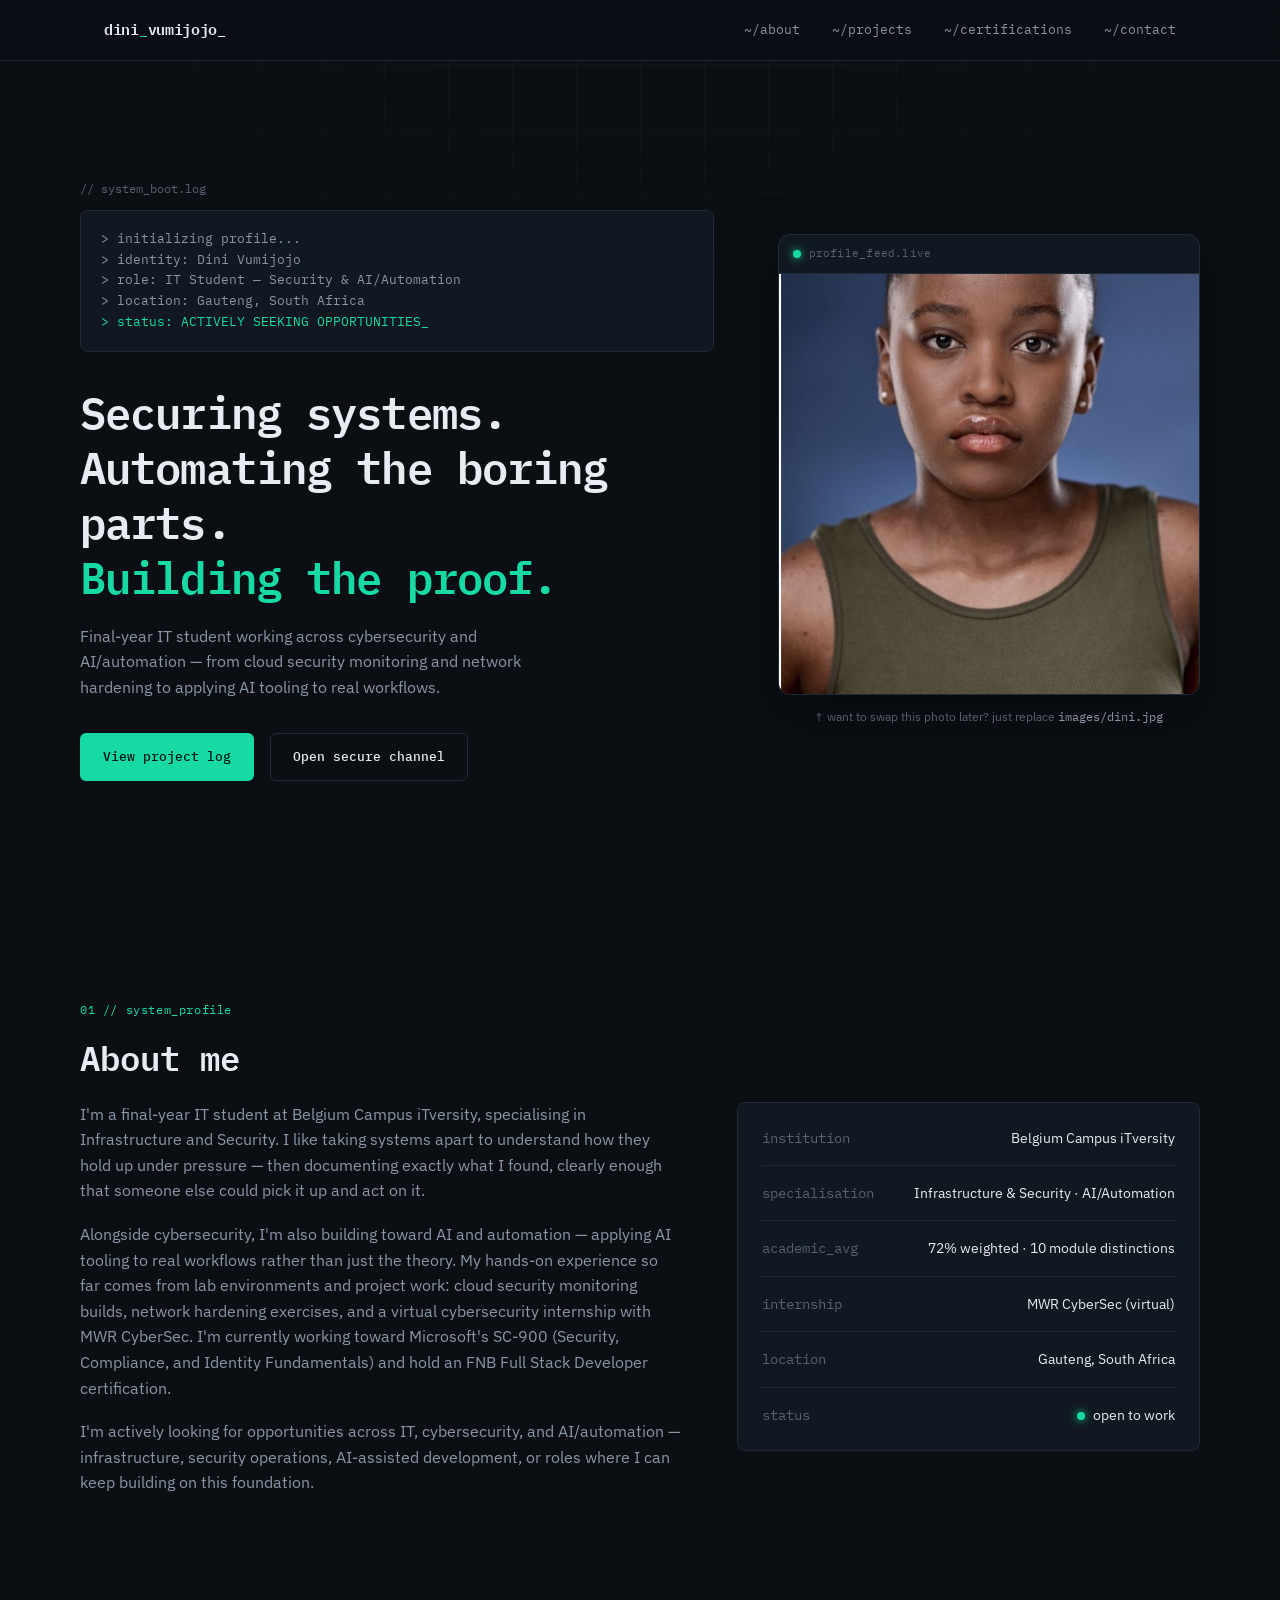
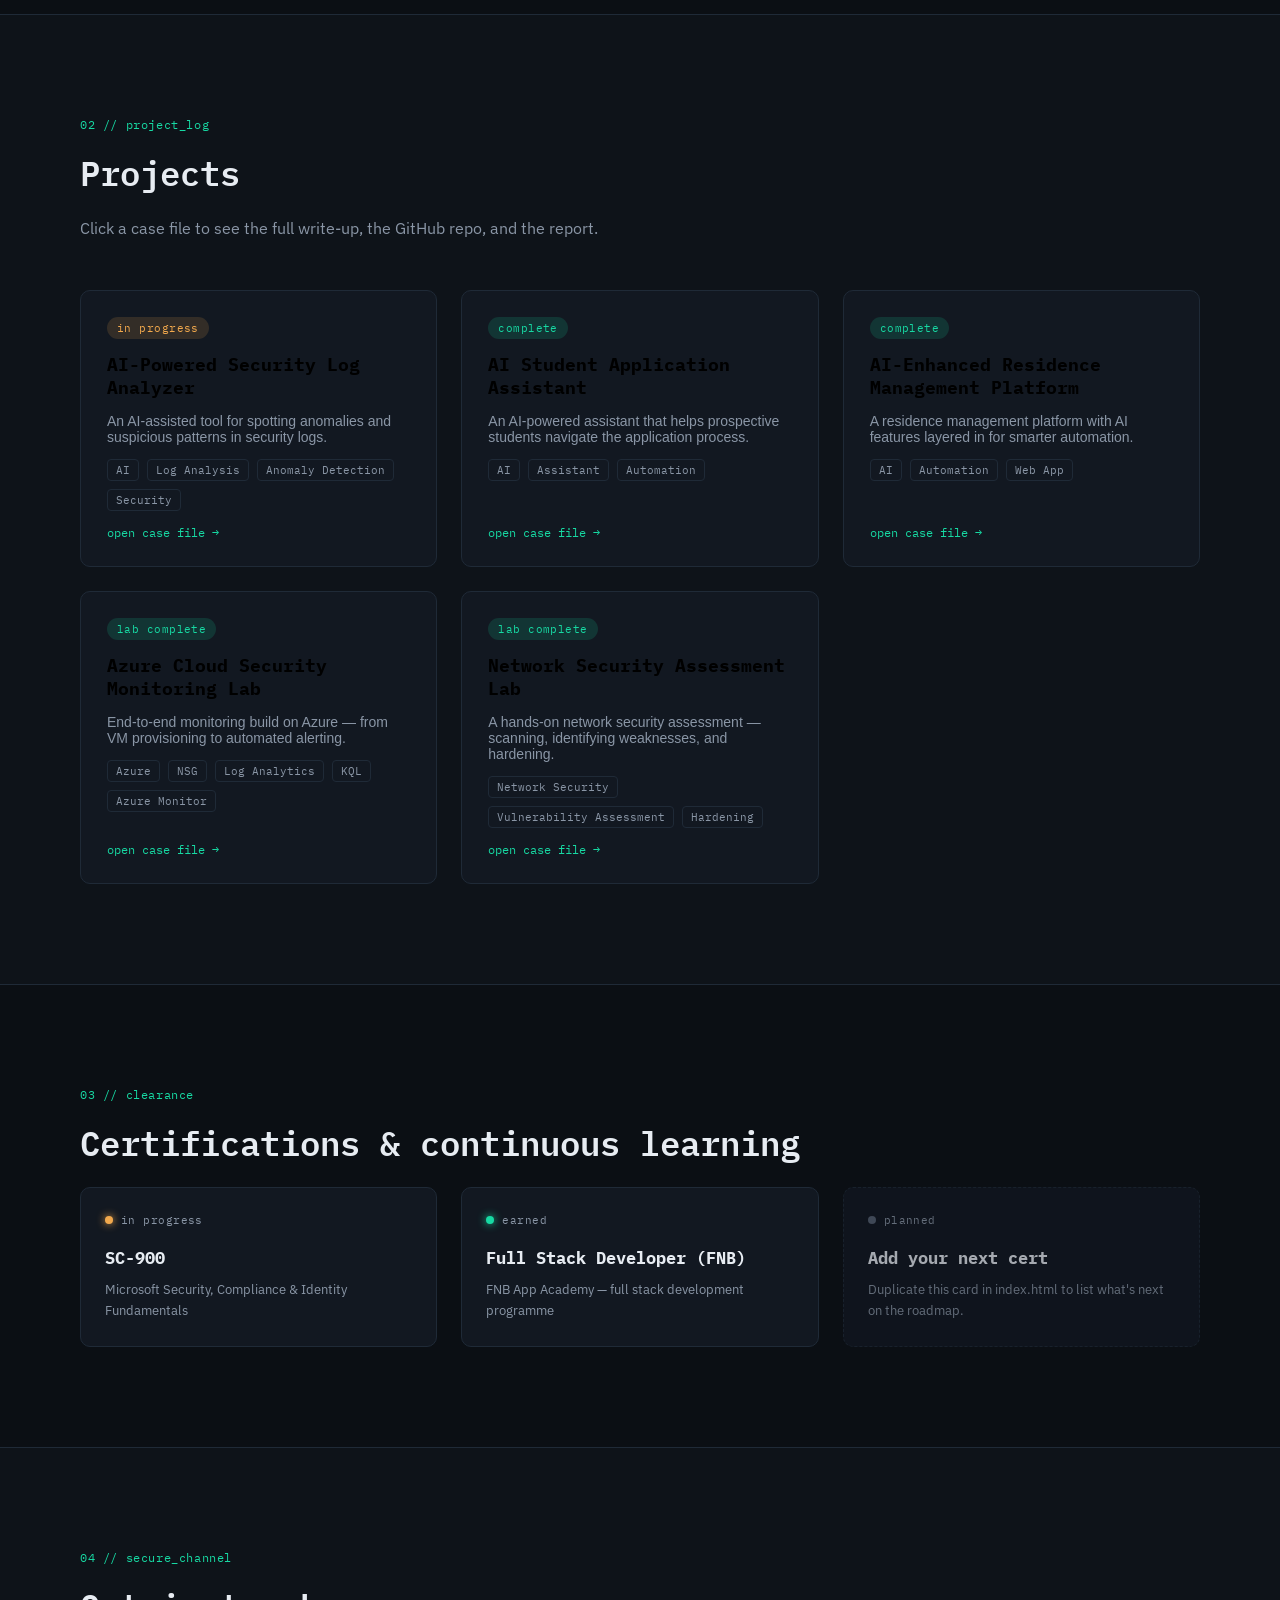
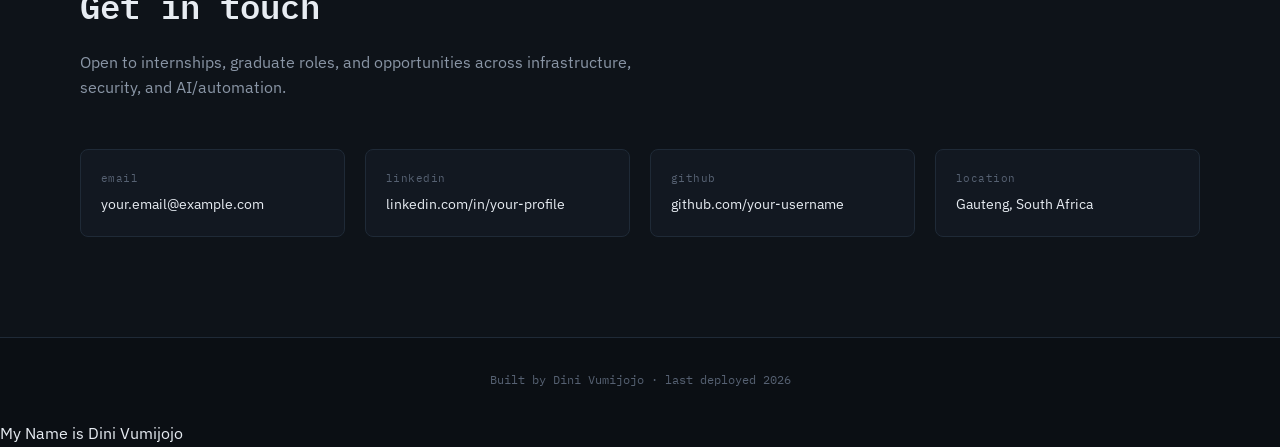
<file: dini-portfolio/index.html>
<!DOCTYPE html>
<html lang="en">
<head>
<meta charset="UTF-8">
<meta name="viewport" content="width=device-width, initial-scale=1.0">
<title>Dini Vumijojo — IT Student | Security & AI/Automation</title>
<link rel="preconnect" href="https://fonts.googleapis.com">
<link rel="preconnect" href="https://fonts.gstatic.com" crossorigin>
<link href="https://fonts.googleapis.com/css2?family=IBM+Plex+Mono:wght@400;500;600;700&family=IBM+Plex+Sans:wght@400;500;600;700&display=swap" rel="stylesheet">
<link rel="stylesheet" href="style.css">
</head>
<body>

<!-- ===== BACKGROUND GRID DECORATION ===== -->
<div class="grid-overlay" aria-hidden="true"></div>

<!-- ===== NAV ===== -->
<header class="nav">
  <div class="nav-inner">
    <a href="#top" class="nav-logo">dini<span class="accent">_</span>vumijojo<span class="cursor-blink">_</span></a>
    <nav class="nav-links">
      <a href="#about">~/about</a>
      <a href="#projects">~/projects</a>
      <a href="#certifications">~/certifications</a>
      <a href="#contact">~/contact</a>
    </nav>
    <button class="nav-toggle" id="navToggle" aria-label="Toggle menu" aria-expanded="false">
      <span></span><span></span><span></span>
    </button>
  </div>
</header>

<!-- ===== HERO ===== -->
<section class="hero" id="top">
  <div class="hero-inner">
    <div class="hero-text">
      <p class="terminal-label">// system_boot.log</p>
      <div class="terminal-box" id="bootTerminal">
        <p class="boot-line" data-text="> initializing profile..."></p>
        <p class="boot-line" data-text="> identity: Dini Vumijojo"></p>
        <p class="boot-line" data-text="> role: IT Student — Security & AI/Automation"></p>
        <p class="boot-line" data-text="> location: Gauteng, South Africa"></p>
        <p class="boot-line boot-line--status" data-text="> status: ACTIVELY SEEKING OPPORTUNITIES_"></p>
      </div>
      <h1 class="hero-title">Securing systems.<br>Automating the boring parts.<br><span class="accent">Building the proof.</span></h1>
      <p class="hero-sub">Final-year IT student working across cybersecurity and AI/automation — from cloud security monitoring and network hardening to applying AI tooling to real workflows.</p>
      <div class="hero-cta">
        <a href="#projects" class="btn btn--primary">View project log</a>
        <a href="#contact" class="btn btn--ghost">Open secure channel</a>
      </div>
    </div>

    <div class="hero-photo-frame">
      <div class="monitor">
        <div class="monitor-bar">
          <span class="status-dot status-dot--green"></span>
          <span class="monitor-label">profile_feed.live</span>
        </div>
        <div class="monitor-screen">
          <img src="images/dini.jpg" alt="Dini Vumijojo" id="profilePhoto">
          <div class="scanline" aria-hidden="true"></div>
        </div>
      </div>
      <p class="photo-note">↑ want to swap this photo later? just replace <code>images/dini.jpg</code></p>
    </div>
  </div>
</section>

<!-- ===== ABOUT ===== -->
<section class="section" id="about">
  <div class="section-inner">
    <p class="section-eyebrow">01 // system_profile</p>
    <h2 class="section-title">About me</h2>

    <div class="about-grid">
      <div class="about-copy">
        <p>I'm a final-year IT student at Belgium Campus iTversity, specialising in Infrastructure and Security. I like taking systems apart to understand how they hold up under pressure — then documenting exactly what I found, clearly enough that someone else could pick it up and act on it.</p>
        <p>Alongside cybersecurity, I'm also building toward AI and automation — applying AI tooling to real workflows rather than just the theory. My hands-on experience so far comes from lab environments and project work: cloud security monitoring builds, network hardening exercises, and a virtual cybersecurity internship with MWR CyberSec. I'm currently working toward Microsoft's SC-900 (Security, Compliance, and Identity Fundamentals) and hold an FNB Full Stack Developer certification.</p>
        <p>I'm actively looking for opportunities across IT, cybersecurity, and AI/automation — infrastructure, security operations, AI-assisted development, or roles where I can keep building on this foundation.</p>
      </div>

      <div class="about-readout">
        <div class="readout-row">
          <span class="readout-key">institution</span>
          <span class="readout-val">Belgium Campus iTversity</span>
        </div>
        <div class="readout-row">
          <span class="readout-key">specialisation</span>
          <span class="readout-val">Infrastructure &amp; Security · AI/Automation</span>
        </div>
        <div class="readout-row">
          <span class="readout-key">academic_avg</span>
          <span class="readout-val">72% weighted · 10 module distinctions</span>
        </div>
        <div class="readout-row">
          <span class="readout-key">internship</span>
          <span class="readout-val">MWR CyberSec (virtual)</span>
        </div>
        <div class="readout-row">
          <span class="readout-key">location</span>
          <span class="readout-val">Gauteng, South Africa</span>
        </div>
        <div class="readout-row">
          <span class="readout-key">status</span>
          <span class="readout-val"><span class="status-dot status-dot--green inline-dot"></span>open to work</span>
        </div>
      </div>
    </div>
  </div>
</section>

<!-- ===== PROJECTS ===== -->
<section class="section section--alt" id="projects">
  <div class="section-inner">
    <p class="section-eyebrow">02 // project_log</p>
    <h2 class="section-title">Projects</h2>
    <p class="section-lede">Click a case file to see the full write-up, the GitHub repo, and the report.</p>

    <div class="project-grid" id="projectGrid">
      <!-- Project card: populated from data in script.js -->
    </div>
  </div>
</section>

<!-- ===== CERTIFICATIONS ===== -->
<section class="section" id="certifications">
  <div class="section-inner">
    <p class="section-eyebrow">03 // clearance</p>
    <h2 class="section-title">Certifications &amp; continuous learning</h2>

    <div class="cert-row">
      <div class="cert-badge cert-badge--progress">
        <div class="cert-badge-top">
          <span class="status-dot status-dot--amber inline-dot"></span>
          <span class="cert-state">in progress</span>
        </div>
        <h3>SC-900</h3>
        <p>Microsoft Security, Compliance &amp; Identity Fundamentals</p>
      </div>

      <div class="cert-badge cert-badge--earned">
        <div class="cert-badge-top">
          <span class="status-dot status-dot--green inline-dot"></span>
          <span class="cert-state">earned</span>
        </div>
        <h3>Full Stack Developer (FNB)</h3>
        <p>FNB App Academy — full stack development programme</p>
      </div>

      <div class="cert-badge cert-badge--placeholder">
        <div class="cert-badge-top">
          <span class="status-dot status-dot--dim inline-dot"></span>
          <span class="cert-state">planned</span>
        </div>
        <h3>Add your next cert</h3>
        <p>Duplicate this card in index.html to list what's next on the roadmap.</p>
      </div>
    </div>
  </div>
</section>

<!-- ===== CONTACT ===== -->
<section class="section section--alt" id="contact">
  <div class="section-inner">
    <p class="section-eyebrow">04 // secure_channel</p>
    <h2 class="section-title">Get in touch</h2>
    <p class="section-lede">Open to internships, graduate roles, and opportunities across infrastructure, security, and AI/automation.</p>

    <div class="contact-grid">
      <a class="contact-card" href="mailto:your.email@example.com">
        <span class="contact-label">email</span>
        <span class="contact-value">your.email@example.com</span>
      </a>
      <a class="contact-card" href="https://linkedin.com/in/your-profile" target="_blank" rel="noopener">
        <span class="contact-label">linkedin</span>
        <span class="contact-value">linkedin.com/in/your-profile</span>
      </a>
      <a class="contact-card" href="https://github.com/your-username" target="_blank" rel="noopener">
        <span class="contact-label">github</span>
        <span class="contact-value">github.com/your-username</span>
      </a>
      <div class="contact-card contact-card--static">
        <span class="contact-label">location</span>
        <span class="contact-value">Gauteng, South Africa</span>
      </div>
    </div>
  </div>
</section>

<footer class="footer">
  <p>Built by Dini Vumijojo · last deployed <span id="deployYear"></span></p>
</footer>

<!-- ===== PROJECT MODAL ===== -->
<div class="modal-backdrop" id="modalBackdrop">
  <div class="modal" role="dialog" aria-modal="true" aria-labelledby="modalTitle">
    <button class="modal-close" id="modalClose" aria-label="Close">✕</button>
    <p class="modal-eyebrow" id="modalStatus">status</p>
    <h3 class="modal-title" id="modalTitle">Project title</h3>
    <p class="modal-desc" id="modalDesc">Description</p>
    <div class="modal-tags" id="modalTags"></div>
    <div class="modal-actions">
      <a href="#" class="btn btn--primary" id="modalGithub" target="_blank" rel="noopener">View on GitHub</a>
      <a href="#" class="btn btn--ghost" id="modalDoc" target="_blank" rel="noopener">View report (PDF)</a>
    </div>
  </div>
</div>

<script src="script.js"></script>
<p> My Name is Dini Vumijojo</p>

</body>
</html>
</file>
<file: dini-portfolio/style.css>
/* =========================================================
   TOKENS
========================================================= */
:root{
  --bg:            #0B0F14;
  --panel:         #121821;
  --panel-alt:     #0E1319;
  --border:        #1F2A37;
  --text:          #E7ECF2;
  --text-dim:      #8A96A6;
  --text-faint:    #566172;
  --accent:        #17D9A3;
  --accent-dim:    rgba(23,217,163,0.15);
  --amber:         #F2A94D;
  --amber-dim:     rgba(242,169,77,0.15);
  --danger:        #EF5B5B;

  --font-mono: 'IBM Plex Mono', 'Courier New', monospace;
  --font-sans: 'IBM Plex Sans', -apple-system, sans-serif;

  --max-w: 1120px;
}

*{ box-sizing:border-box; margin:0; padding:0; }

html{ scroll-behavior:smooth; }

body{
  background:var(--bg);
  color:var(--text);
  font-family:var(--font-sans);
  line-height:1.6;
  -webkit-font-smoothing:antialiased;
  overflow-x:hidden;
}

a{ color:inherit; text-decoration:none; }

::selection{ background:var(--accent); color:#04140F; }

@media (prefers-reduced-motion: reduce){
  *{ animation-duration:0.001ms !important; animation-iteration-count:1 !important; transition-duration:0.001ms !important; scroll-behavior:auto !important; }
}

/* =========================================================
   BACKGROUND GRID
========================================================= */
.grid-overlay{
  position:fixed; inset:0; z-index:0; pointer-events:none;
  background-image:
    linear-gradient(var(--border) 1px, transparent 1px),
    linear-gradient(90deg, var(--border) 1px, transparent 1px);
  background-size:64px 64px;
  opacity:0.25;
  mask-image:radial-gradient(ellipse 80% 60% at 50% 0%, black 20%, transparent 75%);
}

/* =========================================================
   NAV
========================================================= */
.nav{
  position:fixed; top:0; left:0; right:0; z-index:100;
  background:rgba(11,15,20,0.85);
  backdrop-filter:blur(10px);
  border-bottom:1px solid var(--border);
}
.nav-inner{
  max-width:var(--max-w); margin:0 auto; padding:18px 24px;
  display:flex; align-items:center; justify-content:space-between;
}
.nav-logo{
  font-family:var(--font-mono); font-size:15px; font-weight:600; letter-spacing:-0.02em;
}
.nav-links{ display:flex; gap:32px; }
.nav-links a{
  font-family:var(--font-mono); font-size:13px; color:var(--text-dim);
  transition:color 0.2s ease;
}
.nav-links a:hover{ color:var(--accent); }
.accent{ color:var(--accent); }

.cursor-blink{
  display:inline-block; animation:blink 1.1s steps(1) infinite;
}
@keyframes blink{ 50%{ opacity:0; } }

.nav-toggle{
  display:none; flex-direction:column; gap:5px; background:none; border:none; cursor:pointer; padding:6px;
}
.nav-toggle span{ width:22px; height:2px; background:var(--text); }

/* =========================================================
   HERO
========================================================= */
.hero{
  position:relative; z-index:1;
  min-height:100vh;
  display:flex; align-items:center;
  padding:120px 24px 60px;
}
.hero-inner{
  max-width:var(--max-w); margin:0 auto; width:100%;
  display:grid; grid-template-columns:1.2fr 0.8fr; gap:64px; align-items:center;
}

.terminal-label{
  font-family:var(--font-mono); font-size:12px; color:var(--text-faint); margin-bottom:12px;
}

.terminal-box{
  background:var(--panel); border:1px solid var(--border); border-radius:8px;
  padding:18px 20px; margin-bottom:32px;
  font-family:var(--font-mono); font-size:13px;
}
.boot-line{
  color:var(--text-dim);
  white-space:nowrap; overflow:hidden;
  border-right:2px solid transparent;
  width:0; max-width:100%;
  animation:type 0.9s steps(40,end) forwards, caret 0.9s steps(1) infinite;
}
.boot-line::before{ content:attr(data-text); }
.boot-line--status{ color:var(--accent); }
.boot-line:nth-child(1){ animation-delay:0.1s; }
.boot-line:nth-child(2){ animation-delay:1.0s; }
.boot-line:nth-child(3){ animation-delay:1.9s; }
.boot-line:nth-child(4){ animation-delay:2.8s; }
.boot-line:nth-child(5){ animation-delay:3.7s; animation-fill-mode:forwards; }
@keyframes type{ from{ width:0; } to{ width:100%; } }
@keyframes caret{ 50%{ border-color:var(--text-faint); } }

.hero-title{
  font-family:var(--font-mono); font-size:clamp(28px,4vw,44px); font-weight:600;
  line-height:1.25; letter-spacing:-0.02em; margin-bottom:20px;
}

.hero-sub{
  color:var(--text-dim); font-size:16px; max-width:46ch; margin-bottom:32px;
}

.hero-cta{ display:flex; gap:16px; flex-wrap:wrap; }

.btn{
  font-family:var(--font-mono); font-size:13px; font-weight:500;
  padding:13px 22px; border-radius:6px; display:inline-block;
  transition:transform 0.15s ease, background 0.15s ease, border-color 0.15s ease;
  border:1px solid transparent;
}
.btn--primary{ background:var(--accent); color:#04140F; }
.btn--primary:hover{ transform:translateY(-2px); background:#1FEFB4; }
.btn--ghost{ border-color:var(--border); color:var(--text); }
.btn--ghost:hover{ border-color:var(--accent); color:var(--accent); }

/* ---- hero photo ---- */
.hero-photo-frame{ display:flex; flex-direction:column; gap:12px; }
.monitor{
  background:var(--panel); border:1px solid var(--border); border-radius:12px;
  overflow:hidden; box-shadow:0 20px 60px rgba(0,0,0,0.4);
}
.monitor-bar{
  display:flex; align-items:center; gap:8px;
  padding:10px 14px; border-bottom:1px solid var(--border);
  font-family:var(--font-mono); font-size:11px; color:var(--text-faint);
}
.monitor-label{ letter-spacing:0.02em; }
.monitor-screen{ position:relative; aspect-ratio:1/1; overflow:hidden; }
.monitor-screen img{ width:100%; height:100%; object-fit:cover; display:block; }
.scanline{
  position:absolute; left:0; right:0; height:40%;
  background:linear-gradient(180deg, transparent, rgba(23,217,163,0.06), transparent);
  animation:scan 5s linear infinite;
}
@keyframes scan{ from{ top:-40%; } to{ top:100%; } }

.photo-note{ font-size:12px; color:var(--text-faint); text-align:center; }
.photo-note code{ font-family:var(--font-mono); color:var(--text-dim); }

.status-dot{
  width:8px; height:8px; border-radius:50%; display:inline-block;
}
.status-dot--green{ background:var(--accent); box-shadow:0 0 8px var(--accent); }
.status-dot--amber{ background:var(--amber); box-shadow:0 0 8px var(--amber); }
.status-dot--dim{ background:var(--text-faint); }
.inline-dot{ margin-right:8px; vertical-align:middle; }

/* =========================================================
   SECTIONS (shared)
========================================================= */
.section{ position:relative; z-index:1; padding:100px 24px; }
.section--alt{ background:var(--panel-alt); border-top:1px solid var(--border); border-bottom:1px solid var(--border); }
.section-inner{ max-width:var(--max-w); margin:0 auto; }

.section-eyebrow{
  font-family:var(--font-mono); font-size:12px; color:var(--accent); letter-spacing:0.05em;
  margin-bottom:12px;
}
.section-title{
  font-family:var(--font-mono); font-size:clamp(24px,3vw,34px); font-weight:600; margin-bottom:16px;
}
.section-lede{ color:var(--text-dim); max-width:60ch; margin-bottom:48px; }

/* =========================================================
   ABOUT
========================================================= */
.about-grid{
  display:grid; grid-template-columns:1.3fr 1fr; gap:56px; align-items:start;
}
.about-copy p{ color:var(--text-dim); margin-bottom:18px; max-width:60ch; }

.about-readout{
  background:var(--panel); border:1px solid var(--border); border-radius:8px; padding:8px 24px;
}
.readout-row{
  display:flex; justify-content:space-between; gap:16px;
  padding:16px 0; border-bottom:1px solid var(--border);
  font-size:14px;
}
.readout-row:last-child{ border-bottom:none; }
.readout-key{ font-family:var(--font-mono); color:var(--text-faint); }
.readout-val{ color:var(--text); text-align:right; }

/* =========================================================
   PROJECTS
========================================================= */
.project-grid{
  display:grid; grid-template-columns:repeat(auto-fit, minmax(300px,1fr)); gap:24px;
}
.project-card{
  background:var(--panel); border:1px solid var(--border); border-radius:10px;
  padding:26px; cursor:pointer; text-align:left;
  transition:transform 0.2s ease, border-color 0.2s ease;
  display:flex; flex-direction:column; gap:14px;
}
.project-card:hover{ transform:translateY(-4px); border-color:var(--accent); }

.project-status{
  font-family:var(--font-mono); font-size:11px; letter-spacing:0.04em;
  padding:4px 10px; border-radius:20px; width:fit-content;
}
.project-status--deployed{ background:var(--accent-dim); color:var(--accent); }
.project-status--progress{ background:var(--amber-dim); color:var(--amber); }
.project-status--planned{ background:rgba(138,150,166,0.15); color:var(--text-dim); }

.project-card h3{ font-family:var(--font-mono); font-size:18px; }
.project-card p{ color:var(--text-dim); font-size:14px; }

.project-tags{ display:flex; flex-wrap:wrap; gap:8px; }
.tag{
  font-family:var(--font-mono); font-size:11px; color:var(--text-dim);
  border:1px solid var(--border); border-radius:4px; padding:3px 8px;
}
.project-open{
  font-family:var(--font-mono); font-size:12px; color:var(--accent);
  margin-top:auto;
}

/* =========================================================
   CERTIFICATIONS
========================================================= */
.cert-row{ display:grid; grid-template-columns:repeat(auto-fit, minmax(240px,1fr)); gap:24px; }
.cert-badge{
  background:var(--panel); border:1px solid var(--border); border-radius:10px; padding:24px;
}
.cert-badge-top{ display:flex; align-items:center; gap:0; margin-bottom:16px; }
.cert-state{ font-family:var(--font-mono); font-size:11px; color:var(--text-dim); letter-spacing:0.04em; }
.cert-badge h3{ font-family:var(--font-mono); font-size:17px; margin-bottom:8px; }
.cert-badge p{ color:var(--text-dim); font-size:13px; }
.cert-badge--placeholder{ border-style:dashed; opacity:0.7; }

/* =========================================================
   CONTACT
========================================================= */
.contact-grid{ display:grid; grid-template-columns:repeat(auto-fit, minmax(220px,1fr)); gap:20px; }
.contact-card{
  background:var(--panel); border:1px solid var(--border); border-radius:8px;
  padding:20px; display:flex; flex-direction:column; gap:6px;
  transition:border-color 0.2s ease, transform 0.2s ease;
}
.contact-card:not(.contact-card--static):hover{ border-color:var(--accent); transform:translateY(-2px); }
.contact-label{ font-family:var(--font-mono); font-size:11px; color:var(--text-faint); letter-spacing:0.04em; }
.contact-value{ font-size:14px; color:var(--text); word-break:break-word; }

/* =========================================================
   FOOTER
========================================================= */
.footer{
  position:relative; z-index:1;
  text-align:center; padding:32px 24px;
  font-family:var(--font-mono); font-size:12px; color:var(--text-faint);
}

/* =========================================================
   MODAL
========================================================= */
.modal-backdrop{
  position:fixed; inset:0; z-index:200;
  background:rgba(4,7,10,0.7); backdrop-filter:blur(4px);
  display:flex; align-items:center; justify-content:center; padding:24px;
  opacity:0; pointer-events:none; transition:opacity 0.2s ease;
}
.modal-backdrop.is-open{ opacity:1; pointer-events:auto; }

.modal{
  background:var(--panel); border:1px solid var(--border); border-radius:12px;
  padding:36px; max-width:560px; width:100%; position:relative;
  transform:translateY(12px); transition:transform 0.2s ease;
}
.modal-backdrop.is-open .modal{ transform:translateY(0); }

.modal-close{
  position:absolute; top:18px; right:18px; background:none; border:none;
  color:var(--text-dim); font-size:16px; cursor:pointer;
}
.modal-close:hover{ color:var(--accent); }

.modal-eyebrow{ font-family:var(--font-mono); font-size:11px; color:var(--accent); margin-bottom:10px; }
.modal-title{ font-family:var(--font-mono); font-size:22px; margin-bottom:14px; }
.modal-desc{ color:var(--text-dim); font-size:14px; margin-bottom:20px; }
.modal-tags{ display:flex; flex-wrap:wrap; gap:8px; margin-bottom:28px; }
.modal-actions{ display:flex; gap:14px; flex-wrap:wrap; }

/* =========================================================
   RESPONSIVE
========================================================= */
@media (max-width:860px){
  .hero-inner{ grid-template-columns:1fr; }
  .hero-photo-frame{ max-width:320px; margin:0 auto; }
  .about-grid{ grid-template-columns:1fr; }
  .nav-links{
    display:none; position:absolute; top:100%; left:0; right:0;
    flex-direction:column; gap:0; background:var(--bg); border-bottom:1px solid var(--border);
  }
  .nav-links.is-open{ display:flex; }
  .nav-links a{ padding:16px 24px; border-top:1px solid var(--border); }
  .nav-toggle{ display:flex; }
}
</file>
